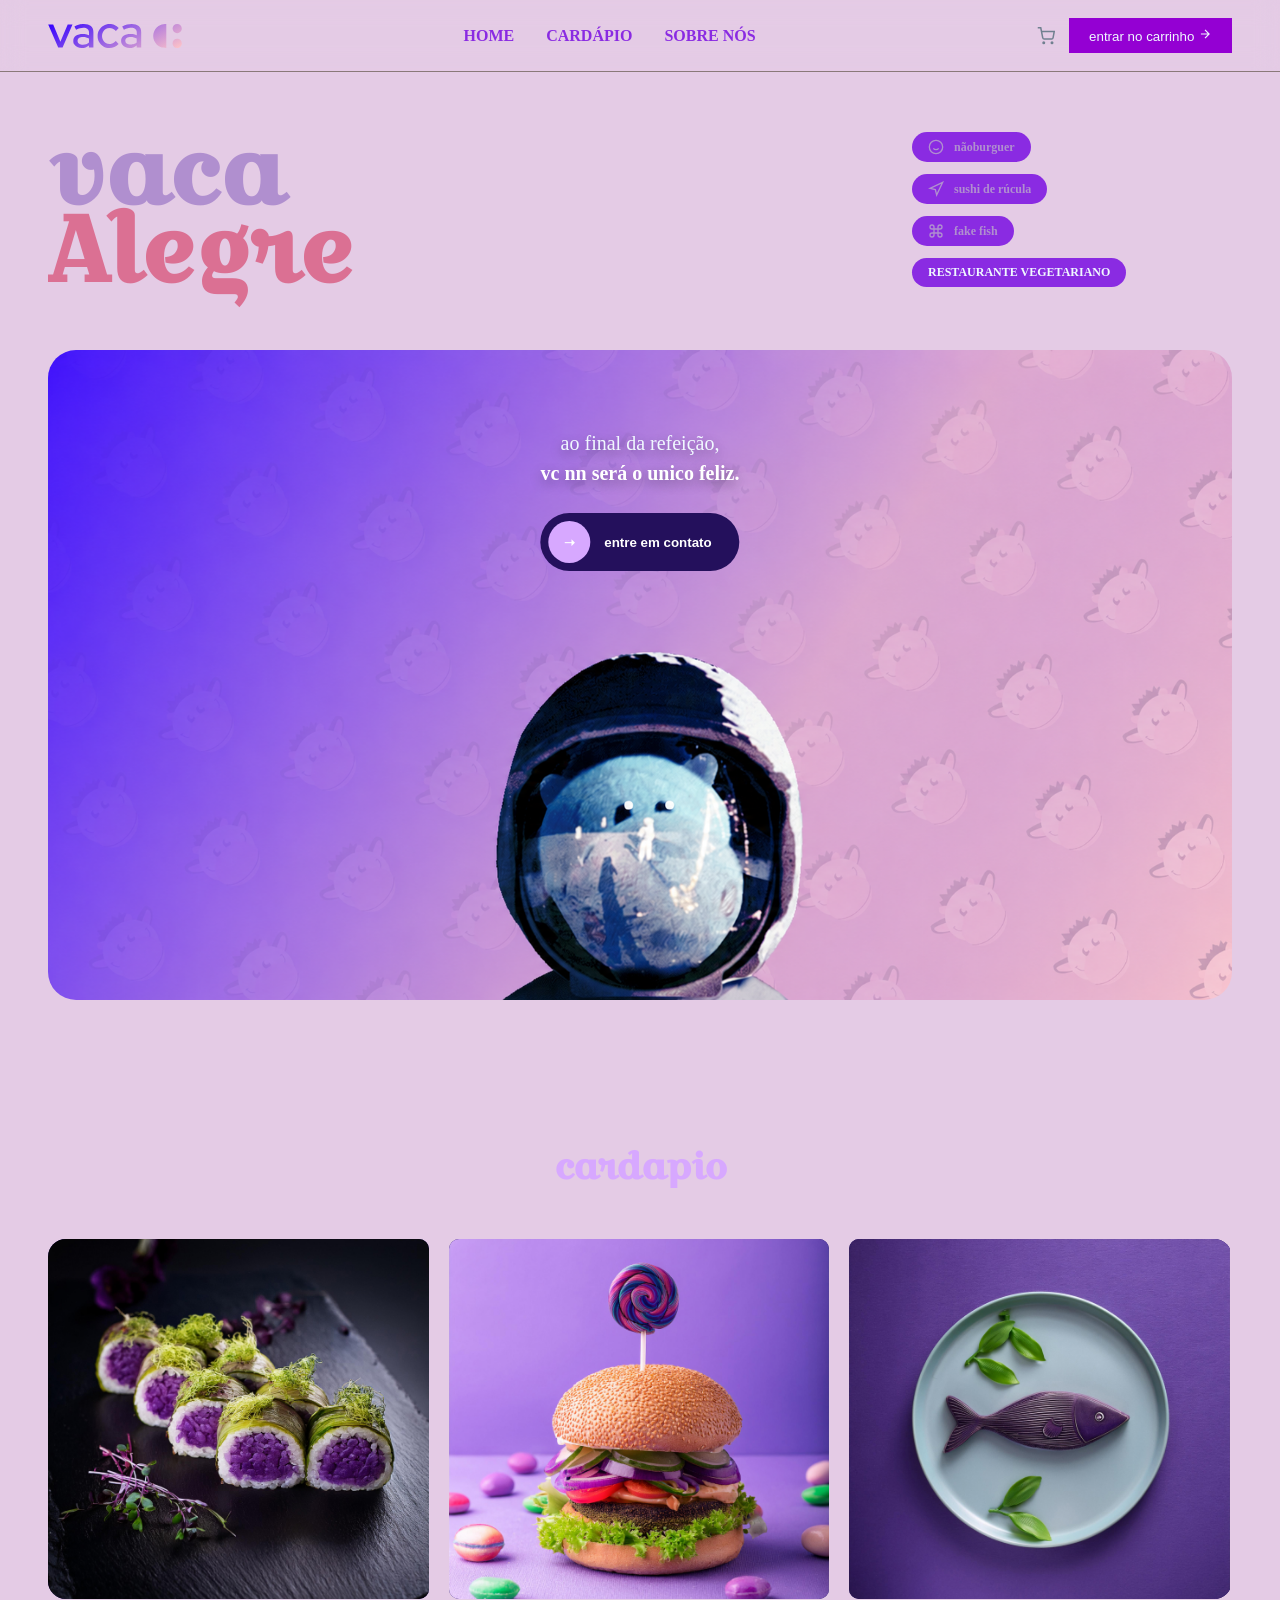
<file: 1ex.html>
<!DOCTYPE html>
<html lang="en">

<head>
    <meta charset="UTF-8">
    <meta name="viewport" content="width=device-width, initial-scale=1.0">
    <title>Document</title>
    <link rel="stylesheet" href="style.css">
</head>

<body>
    <nav>
        <div class="nav_logo">
            <img src="vaca-alegre-marca.svg" alt="">
        </div>
        <ul class="nav_links">
            <li><a href="">home</a></li>
            <li><a href="">Cardápio</a></li>
            <li><a href="">Sobre Nós</a></li>
        </ul>

        <div class="nav_actions">
            <span class="nav_cart">
                <svg viewBox="0 0 24 24" fill="none" stroke="currentColor" stroke-width="2" width="18" height="18">
                    <circle cx="9" cy="21" r="1" />
                    <circle cx="20" cy="21" r="1" />
                    <path d="M1 1h4l2.68 13.39a2 2 0 0 0 2 1.61h9.72a2 2 0 0 0 2-1.61L23 6H6" />
                </svg>
            </span>
            <button class="btn_entrar">
                entrar no carrinho
                <svg viewBox="0 0 24 24" fill="none" stroke="currentColor" stroke-width="2">
                    <path d="M5 12h14M12 5l7 7-7 7" />
                </svg>
            </button>
        </div>
    </nav>
    <div class="hero">
        <div class="hero_topo">
            <div class="hero_text">
                <h1 class="hero_title">
                    vaca <br>
                    <span class="alegre">Alegre</span>
                </h1>
            </div>
            <div class="hero_menu">
                <div class="hero_menu_item">
                    <svg viewBox="0 0 24 24" fill="none" stroke="currentColor" stroke-width="2">
                        <circle cx="12" cy="12" r="10" />
                        <path d="M8 14s1.5 2 4 2 4-2 4-2" />
                        <line x1="9" y1="9" x2="9.01" y2="9" />
                        <line x1="15" y1="9" x2="15.01" y2="9" />
                    </svg>
                    nãoburguer
                </div>
                <div class="hero_menu_item">
                    <svg viewBox="0 0 24 24" fill="none" stroke="currentColor" stroke-width="2">
                        <path d="M3 11l19-9-9 19-2-8-8-2z" />
                    </svg>
                    sushi de rúcula
                </div>
                <div class="hero_menu_item">
                    <svg viewBox="0 0 24 24" fill="none" stroke="currentColor" stroke-width="2">
                        <path
                            d="M18 3a3 3 0 0 0-3 3v12a3 3 0 0 0 3 3 3 3 0 0 0 3-3 3 3 0 0 0-3-3H6a3 3 0 0 0-3 3 3 3 0 0 0 3 3 3 3 0 0 0 3-3V6a3 3 0 0 0-3-3 3 3 0 0 0-3 3 3 3 0 0 0 3 3h12a3 3 0 0 0 3-3 3 3 0 0 0-3-3z" />
                    </svg>
                    fake fish
                </div>
                <div class="hero_menu_item active">
                    restaurante vegetariano
                </div>
            </div>
        </div>
        <div class="hero_banner">
            <img src="espaco.png" alt="">
            <div class="hero_banner_content">
                <p>ao final da refeição, <br>
                    <strong> vc nn será o unico feliz.</strong>
                </p>
                <button class="btn_contato">
                    entre em contato
                </button>
            </div>
        </div>
    </div>
    <div class="cardapio">
        <h2 class="cardapio-title">cardapio</h2>
        
        <div class="carousel-wrapper">
            <div class="carousel-track-outer">
            <div class="carousel-track" id="carouselTrack">
                <!----------CAAAAAARDS------------>
                <div class="card">
                    <div class="card-img-placeholder">
                        <img src="fotos/cardapio/sushi-de-rucula.jpg" alt=""
                            style="width: 100%; height: 100%; object-fit: cover;">
                    </div>
                    <div class="card-info">
                        <h3>sushi de rúcula</h3>
                        <p>combinado especial de rolinhos veganos com ingredientes fresquíssimos</p>
                        <p></p>
                        <span class="card-tag">Acompanha: suco de laranja e amor</span>
                    </div>
                </div>
                <div class="card featured">
                    <div class="card-img-placeholder">
                        <img src="fotos/cardapio/nao-burger.jpg" alt=""
                            style="width: 100%; height: 100%; object-fit: cover;">
                    </div>
                    <div class="card-info">
                        <h3>não burguer</h3>
                        <p>Absurdamente saboroso hambúrguer de plantas de inspiração vegana</p>
                        <p></p>
                        <span class="card-tag">Acompanha: fritas, suco de laranja e amor</span>
                    </div>
                </div>

                <div class="card">
                    <div class="card-img-placeholder">
                        <img src="fotos/cardapio/fake-fish.jpg" alt=""
                            style="width: 100%; height: 100%; object-fit: cover;">
                    </div>
                    <div class="card-info">
                        <h3>Fake fish</h3>
                        <p>peixe bom e gostoso vc vai pedir para falar que não é peixe de verdade.</p>
                        <p></p>
                        <span class="card-tag">Acompanha: batata, suco de laranja e amor</span>
                    </div>
                </div>


                <div class="card">
                    <div class="card-img-placeholder">
                        <img src="fotos/cardapio/escondidinho-veg.jpg" alt=""
                            style="width: 100%; height: 100%; object-fit: cover;">
                    </div>
                    <div class="card-info">
                        <h3>Escondidinho veg</h3>
                        <p>um escondidinho de berinjela que combina com molho de tomate seco.</p>
                        <p></p>
                        <span class="card-tag">Acompanha: manjericão, suco de laranja e amor</span>
                    </div>
                </div>


                <div class="card">
                    <div class="card-img-placeholder">
                        <img src="fotos/cardapio/quibeleza.jpg" alt=""
                            style="width: 100%; height: 100%; object-fit: cover;">
                    </div>
                    <div class="card-info">
                        <h3>quibeleza</h3>
                        <p>quibe de beterraba crocante com frescor de hortelã</p>
                        <p></p>
                        <span class="card-tag">Acompanha: suco de frutas vermelhas e amor</span>
                    </div>
                </div>
            </div>
        </div>
   
    </div>
    </div>



</body>

</html>
</file>
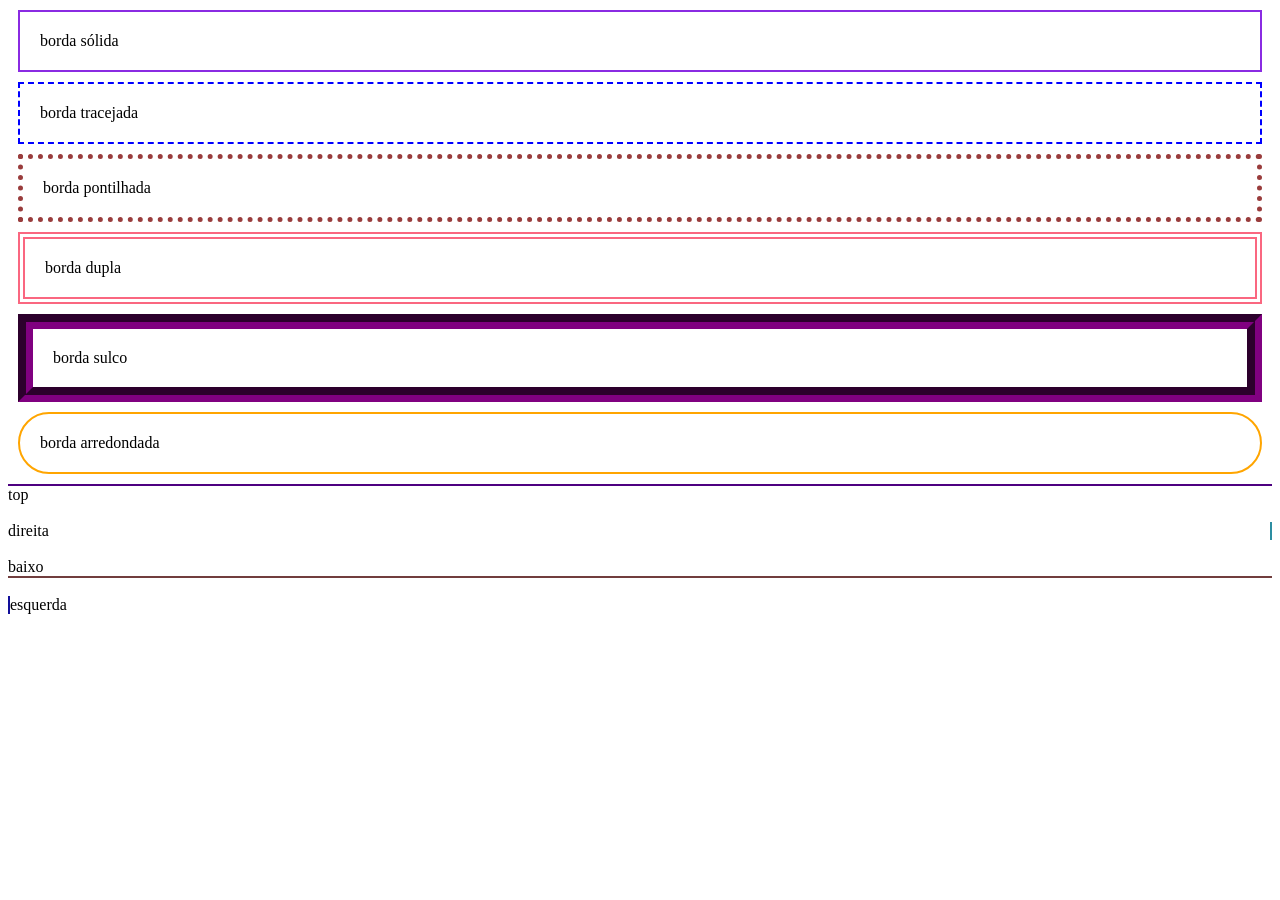
<file: VanGogh/código/lembrar.html>
<!DOCTYPE html>
<html lang="en">
<head>
    <meta charset="UTF-8">
    <meta name="viewport" content="width=device-width, initial-scale=1.0">
    <title>Document</title>
</head>
<style>
    #solid{
        border-width: 2px;
        border-style: solid;
        border-color: blueviolet;
        margin: 10px;
        padding: 20px;
    }
    #dashed{
        border: 2px dashed blue;
        margin: 10px;
        padding: 20px;
    }
    #dotted{
        border: 5px dotted rgb(153, 60, 60);
        margin: 10px;
        padding: 20px;
    }
    #double{
        border: 7px double rgb(250, 103, 128);
        margin: 10px;
        padding: 20px;
    }
    #groove{
        border: 15px groove purple;
        margin: 10px;
        padding: 20px;
    }
    #rounded{
        border: 2px solid orange;
        margin: 10px;
        padding: 20px;
        border-radius: 40px;
    }    
    #top{
        border-top: 2px solid rgb(77, 0, 128);
    }
    #right{
        border-right: 2px solid rgb(45, 142, 162);
    }
     #bottom{
        border-bottom: 2px solid rgb(113, 62, 62);
    }
    #left{
        border-left: 2px solid rgb(18, 15, 154);
    }
</style>
<body>
    <div id="solid">borda sólida</div>
    <div id="dashed">borda tracejada</div>
    <div id="dotted">borda pontilhada</div>
    <div id="double">borda dupla</div>
    <div id="groove">borda sulco</div>
    <div id="rounded">borda arredondada</div>

    <div id="top">top</div><br>
    <div id="right">direita</div><br>
    <div id="bottom">baixo</div><br>
    <div id="left">esquerda</div>
</body>
</html>
</file>
<file: style.css>
@import url('https://fonts.googleapis.com/css2?family=Croissant+One&display=swap');
*{
    box-sizing: border-box;
    margin: 0;
    padding: 0;
}
body{
    background-color: rgb(228, 203, 229);
    color: rgb(176, 143, 207);
    overflow-x: hidden;
}
nav{
    display: flex;
    align-items: center;
    justify-content: space-between;
    padding: 18px 48px ;
    position: sticky;
    background-color: transparent;
    top: 0;
    backdrop-filter: blur(12px);
    border-bottom: 1px solid rgb(138, 121, 121);
}
.nav_logo{
    display: flex;
    align-items: center;
    gap: 6px;
}
.nav_links{
    display: flex;
    gap: 32px;
    list-style: none;
}
.nav_links a{
    text-decoration: none;
    font-weight: bold;
    text-transform: uppercase;
    color: blueviolet;
}
.nav-links a:hover{
    color: darkorchid;
}
.nav_actions{
    display: flex;
    align-items: center;
    gap: 14px;   
}
.nav_cart{
    color: slategrey;
    display: flex;
    align-items: center;
    gap: 4px;
}
.btn_entrar{
    background-color: darkviolet;
    color: aliceblue;
    border: none;
    padding: 9px 20px;
    cursor: pointer;
    gap: 6px;
    transform: background .2s, transformm .15s;
}
.btn_entrar:hover{
    background: purple;
    transform: translate(-1px);
}
.btn_entrar svg{
    width: 14px; height: 14px;
}
.hero{
    padding: 60px 48px;
    position: relative;
    display: flex;
    flex-direction: column;
    gap: 32px;
}
.hero_topo{
    display: flex;
    justify-content: space-between;
    align-items: flex-start;
    width: 100%;
    margin-bottom: 30px;
}
.hero_text{
    flex: 1;
    min-width: 400px;
}
.hero_title{
    font-family: "Croissant One", serif;
    font-weight: bold;
    font-size: 92px;
    line-height: .85;
    letter-spacing: -1px;

}
.hero_title .alegre{
    color: palevioletred;
}
.hero_menu{
    width: 320px;
    display: flex;
    flex-direction: column;
    gap: 12px;
    margin-left: auto;
}
.hero_menu_item{
    display: flex;
    align-items: center;
    gap: 10px;
    font-weight: bold;
    background-color: blueviolet;
    border-radius: 40px;
    padding: 7px 16px;
    width: fit-content;
    cursor: pointer;
    transition: background .2s;
    font-size: 12px;
}
.hero_menu_item:hover{
    background-color: purple;
}
.hero_menu_item svg{
    width: 16px;
    height: 16px;
    flex-shrink: 0;
}
.hero_menu_item.active{
    color: aliceblue;
    text-transform: uppercase;
    font-weight: bold;
    background-color: blueviolet;
}
.hero_banner{
    position: relative;
    border-radius: 28px;
    min-height: 300px;
    overflow: hidden;
}
.hero_banner img{
    width: 100%;
    height: 650px;
    object-fit: cover;
    display: block;
}
.hero_banner_content{
  position: absolute;
  top: 12%;
  left: 50%;
  text-align: center;
  transform: translateX(-50%);
}
.hero_banner_content p{
    color: aliceblue;
    margin-bottom: 25px;
    font-size: 20px;
    text-shadow: 0 4px 12px rgba(0, 0,0, .35);
    line-height: 1.5;
}
.hero_banner_content p strong{
    color: #fff;
    font-weight: bold;
}
.btn_contato{
    display: inline-flex;
    align-items: center;
    gap: 14px;
    background-color: #24105c;
    color: #fff;
    border: none;
    border-radius: 50px;
    padding: 8px 28px 8px 8px;
    font-weight: bold;
    cursor: pointer;
    transition: all .3s ease;
}
.btn_contato::before{
    content: "➝";
    width: 42px;
    height: 42px;
    background-color: #d7a8ff;
    border-radius: 50%;
    display: flex;
    align-items: center;
    justify-content: center;
    transition: transform .4s ease;
}
.btn_contato:hover::before{
    transform: translateX(10px);
}
.btn_contato:hover{
    transform: translateY(-2px);
}
.cardapio{
    padding: 80px 48px 60px;
}
.cardapio-title{
    font-family: "Croissant One", serif;
    font-weight: bold;
    font-size: 36px;
    text-align: center;
    margin-bottom: 48px;
    letter-spacing: -1px;
    color: #d7a8ff;
}
.carousel-wrapper{
    position: relative;
}
.carousel-track-outer{
    overflow: hidden;
    border-radius: 18px;
}
.carousel-track{
    display: flex;
    gap: 20px;
}
.card{
    flex: 0 0 calc(33.333% - 14px);
    border-radius: 10px;
    overflow: hidden;
    position: relative;
    min-height: 360px;
    display: flex;
    flex-direction: column;
    justify-content: flex-end;
    transition: transform .25s;
    background-color: #1a0a63;
}
.card:hover{
    transform: translateY(-4px);
}
.card-img-placeholder{
    position: absolute;
    background: linear-gradient(160deg, ddd5ff 0%, #d7a8ff 100%);
    display: flex;
    align-items: center;
    justify-content: center;
    text-transform: uppercase;
    color: #24105c;
    inset: 0;
    
}
</file>
